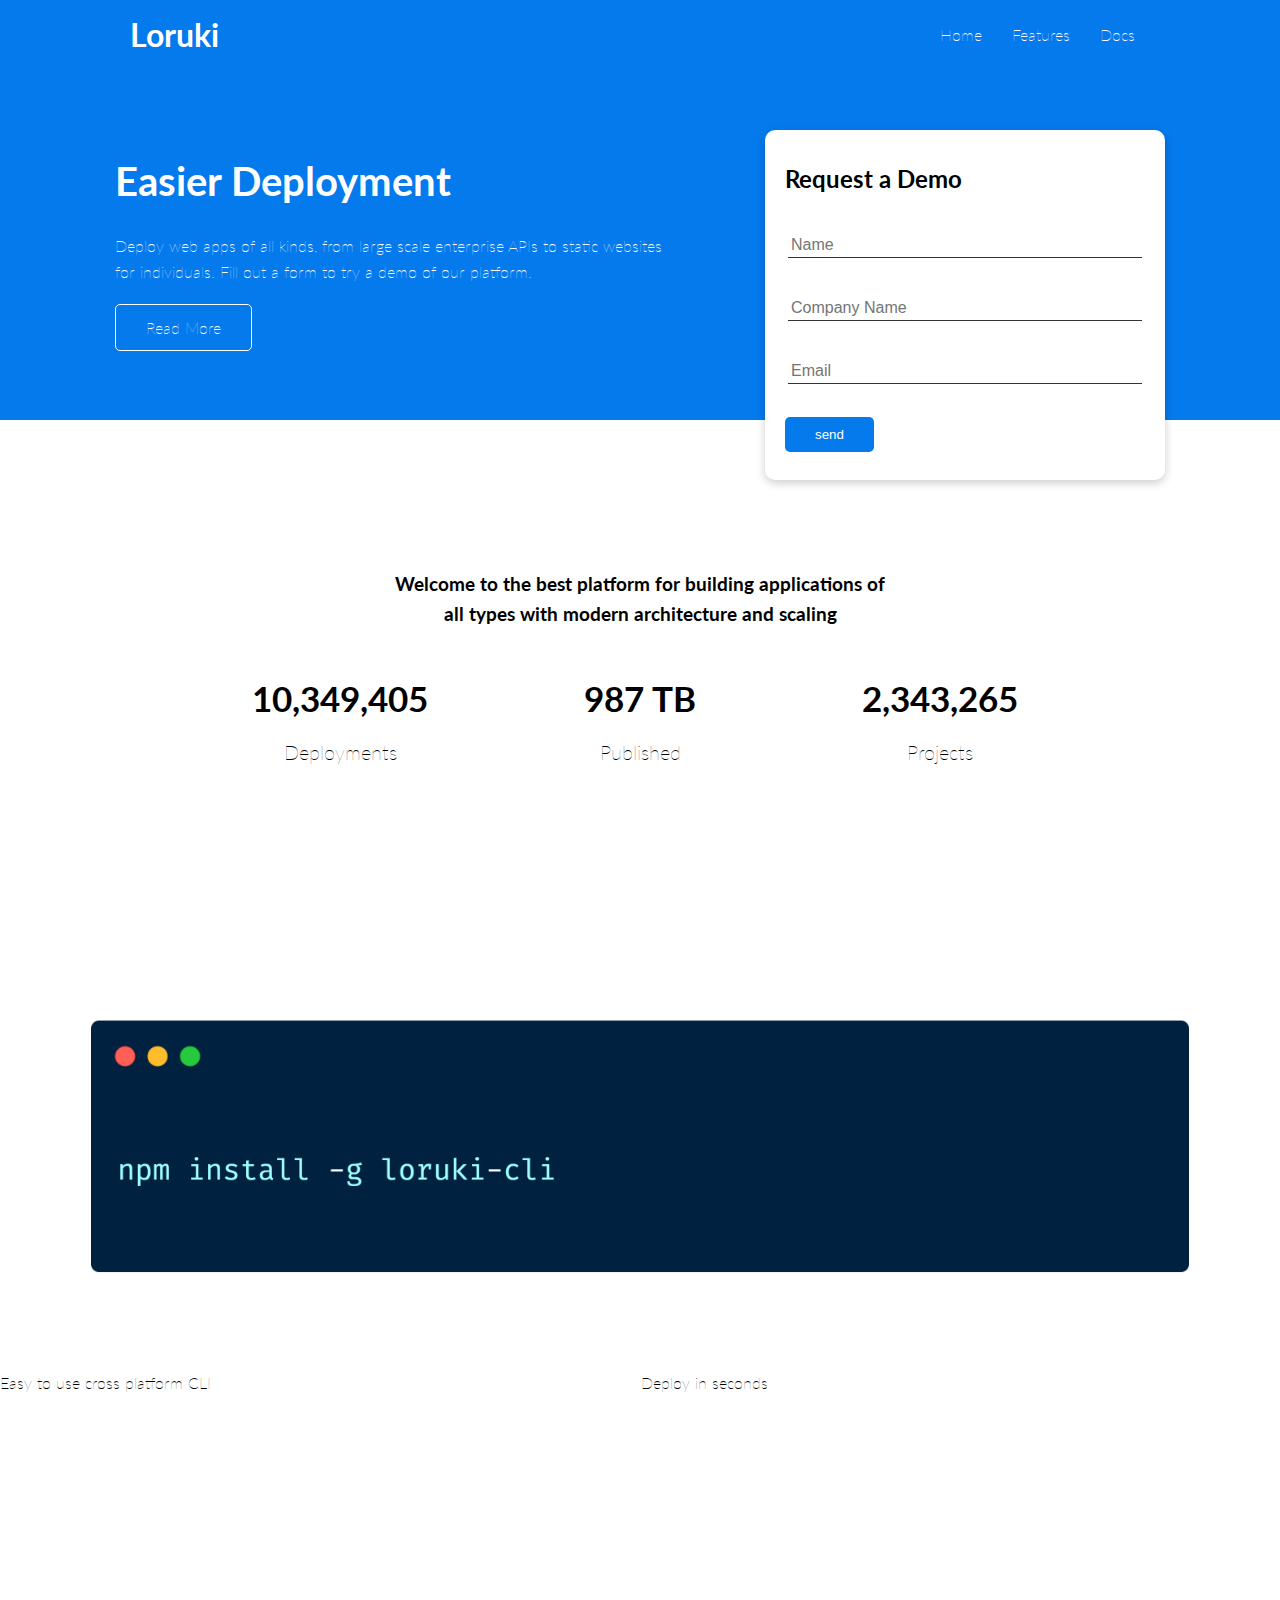
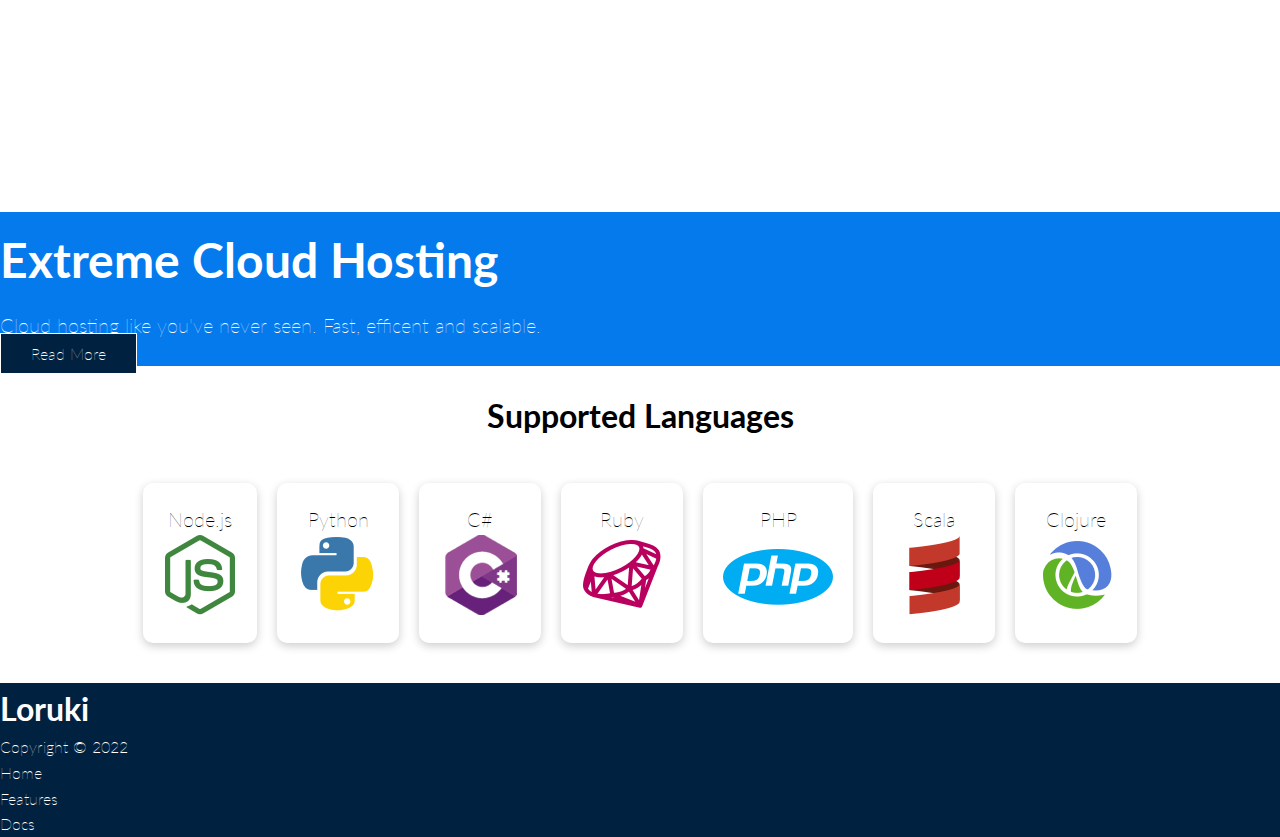
<file: loruki-website-scratch/index.html>
<!DOCTYPE html>
<html lang="en">
<head>
  <meta charset="UTF-8">
  <meta http-equiv="X-UA-Compatible" content="IE=edge">
  <meta name="viewport" content="width=device-width, initial-scale=1.0">
  <title>Loruki | Cloud Hosting For Everyone</title>

  <link rel="stylesheet" href="styles.css">
  <link rel="stylesheet" href="https://cdnjs.cloudflare.com/ajax/libs/font-awesome/6.1.2/css/all.min.css" integrity="sha512-1sCRPdkRXhBV2PBLUdRb4tMg1w2YPf37qatUFeS7zlBy7jJI8Lf4VHwWfZZfpXtYSLy85pkm9GaYVYMfw5BC1A==" crossorigin="anonymous" referrerpolicy="no-referrer" />
  <link rel="preconnect" href="https://fonts.googleapis.com">
  <link rel="preconnect" href="https://fonts.gstatic.com" crossorigin>
  <link href="https://fonts.googleapis.com/css2?family=Lato:wght@300&display=swap" rel="stylesheet">
</head>
<body>
  
  <header class="header-section">
    <div class="header-container">
      <h1>Loruki</h1>
      <nav class="nav">
        <ul>
          <li><a href="index.html">Home</a></li>
          <li><a href="features.html">Features</a></li>
          <li><a href="docs.html">Docs</a></li>
        </ul>
      </nav>
    </div>
  </header>

  <section class="showcase">
    <div class="showcase-container">
      <div class="showcase-text">
        <h1>Easier Deployment</h1>
        <p>Deploy web apps of all kinds, from large scale enterprise APIs to static websites for individuals. Fill out a form to try a demo of our platform.</p>
        <a href="features.html" class="btn">Read More</a>
      </div>
      
      <div class="showcase-form">
        <h2>Request a Demo</h2>
        <form>
          <div class="form-control">
            <input type="text" name="name" placeholder="Name" required>
          </div>
          <div class="form-control">
            <input type="text" name="company" placeholder="Company Name" required>
          </div>
          <div class="form-control">
            <input type="email" name="emil" placeholder="Email" required>
          </div>
          <input type="submit" value="send" class="btn">
        </form>
      </div>
    </div>
  </section>

  <section class="stats">
    <div class="stats-heading">
     <h3>Welcome to the best platform for building applications of all types with modern architecture and scaling</h3>
    </div>
    <div class="stats-info">
      <div>
        <i></i>
        <h3>10,349,405</h3>
        <p>Deployments</p>
      </div>
      <div>
        <i></i>
        <h3>987 TB</h3>
        <p>Published</p>
      </div>
      <div>
        <i></i>
        <h3>2,343,265</h3>
        <p>Projects</p>
      </div>
    </div>
  </section>

  <section class="cli">
    <div>
      <img src="images/cli.png" width="100%" alt="">
    </div>
    <div>
      Easy to use cross platform CLI
    </div>
    <div>
      Deploy in seconds
    </div>
  </section>

  <section class="cloud">
    <div class="cloud-container">
      <div class="cloud-info">
        <h1>Extreme Cloud Hosting</h1>
        <p>Cloud hosting like you've never seen. Fast, efficent and scalable.</p>
        <a href="features.html">Read More</a>
      </div>
      <div class="cloud-image">

      </div>
    </div>
  </section>

  <section class="languages">
    <h2>Supported Languages</h2>
    <div class="languages-icons">
      <div class="language-card">
        <p>Node.js</p>
        <img src="images/logos/node.png" alt="">
      </div>
      <div class="language-card">
        <p>Python</p>
        <img src="images/logos/python.png" alt="">
      </div class="language-card">
      <div class="language-card">
        <p>C#</p>
        <img src="images/logos/csharp.png" alt="">
      </div>
      <div class="language-card">
        <p>Ruby</p>
        <img src="images/logos/ruby.png" alt="">
      </div>
      <div class="language-card">
        <p>PHP</p>
        <img src="images/logos/php.png" alt="">
      </div>
      <div class="language-card">
        <p>Scala</p>
        <img src="images/logos/scala.png" alt="">
      </div>
      <div class="language-card">
        <p>Clojure</p>
        <img src="images/logos/clojure.png" alt="">
      </div>
    </div>
  </section>

  <section class="footer">
    <div class="footer-container">
      <div>
        <h1>Loruki</h1>
        <p>Copyright &copy; 2022</p>
      </div>
      <nav>
        <ul>
          <div>
            <li><a href="index.html">Home</a></li>
          </div>
          <div>
            <li><a href="features.html">Features</a></li>
          </div>
          <div>
            <li><a href="docs.html">Docs</a></li>
          </div>
        </ul>
      </nav>
      <div>
        <a href="">
          <i></i>
        </a>
        <a href="">
          <i></i>
        </a>
        <a href="">
          <i></i>
        </a>
        <a href="">
          <i></i>
        </a>
      </div>
    </div>
  </section>
</body>
</html>
</file>
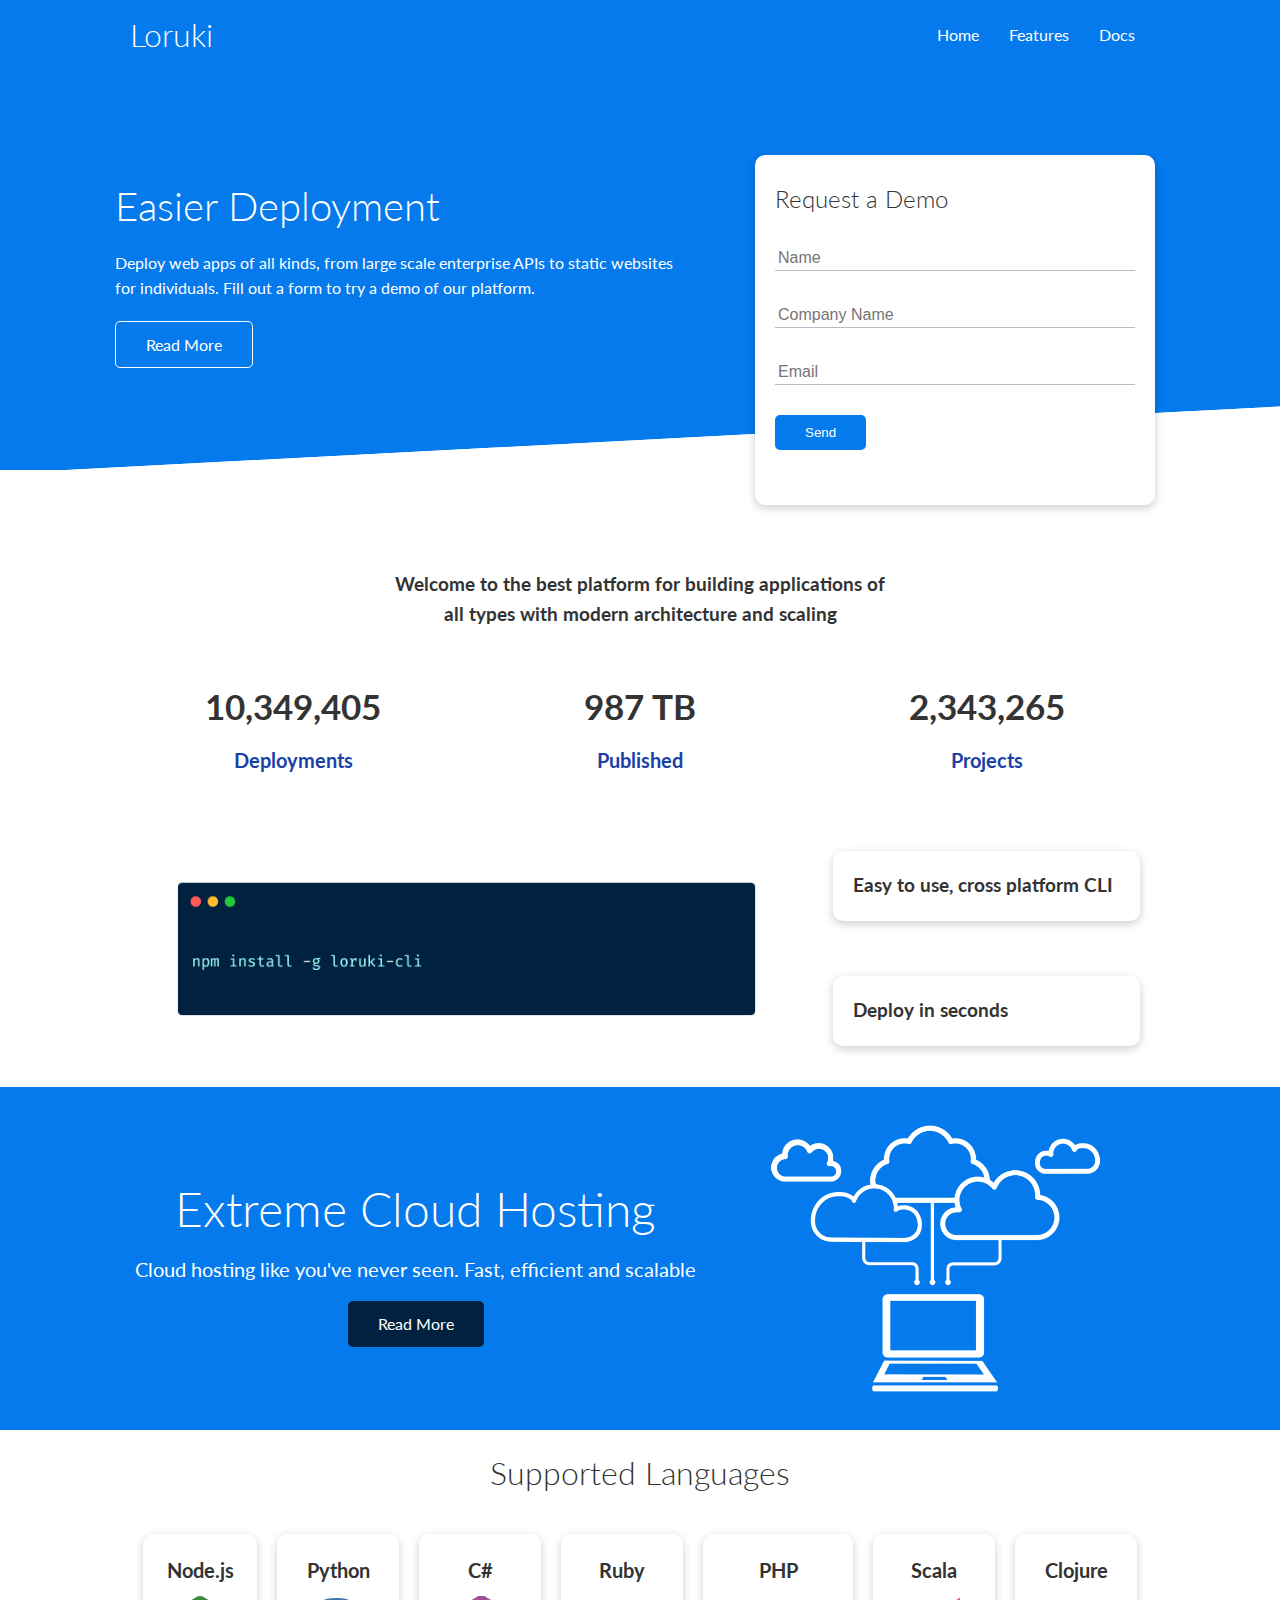
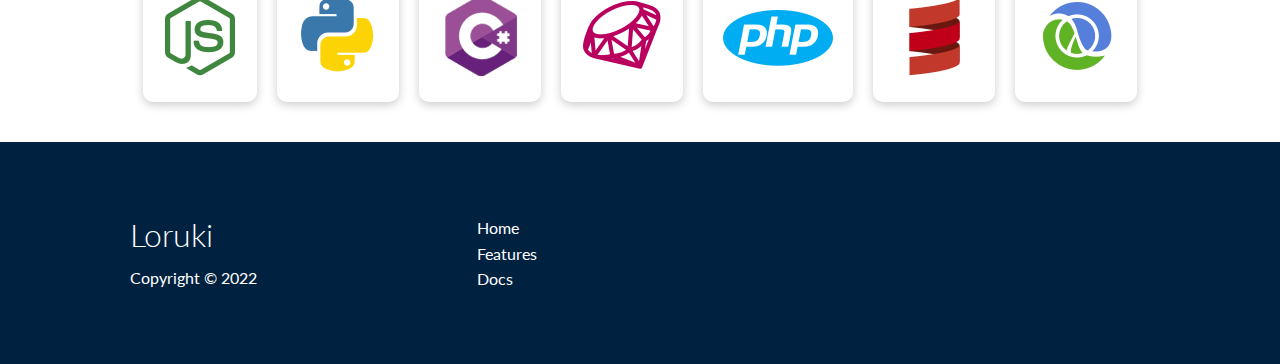
<file: loruki-website-tutorial/index.html>
<!DOCTYPE html>
<html lang="en">
<head>
  <meta charset="UTF-8">
  <meta http-equiv="X-UA-Compatible" content="IE=edge">
  <meta name="viewport" content="width=device-width, initial-scale=1.0">
  <title>Loruki | Cloud Hosting For Everyone</title>

  <link rel="stylesheet" href="css/styles.css">
  <link rel="stylesheet" href="css/utilities.css">
  <link rel="stylesheet" href="https://cdnjs.cloudflare.com/ajax/libs/font-awesome/6.1.2/css/all.min.css" integrity="sha512-1sCRPdkRXhBV2PBLUdRb4tMg1w2YPf37qatUFeS7zlBy7jJI8Lf4VHwWfZZfpXtYSLy85pkm9GaYVYMfw5BC1A==" crossorigin="anonymous" referrerpolicy="no-referrer" />
</head>
<body>
  <!--Nav Bar-->
  <div class="nav-bar">
    <div class="container flex">
      <h1 class="logo">Loruki</h1>
      <nav>
        <ul>
          <li><a href="index.html">Home</a></li>
          <li><a href="features.html">Features</a></li>
          <li><a href="docs.html">Docs</a></li>
        </ul>
      </nav>
    </div>
  </div>

  <!--Showcase-->
  <section class="showcase">
    <div class="container grid">
      <div class="showcase-text">
        <h1>Easier Deployment</h1>
        <p>Deploy web apps of all kinds, from large scale enterprise APIs to static websites for individuals. Fill out a form to try a demo of our platform.</p>
        <a href="features.html" class="btn btn-outline">Read More</a>
      </div>

      <div class="showcase-form card">
        <h2>Request a Demo</h2>
        <form>
          <div class="form-control">
            <input type="text" name="name" placeholder="Name" required>
          </div>
          <div class="form-control">
            <input type="text" name="company" placeholder="Company Name" required>
          </div>
          <div class="form-control">
            <input type="email" name="email" placeholder="Email" required>
          </div>
          <input type="submit" value="Send" class="btn btn-primary" >
        </form>
      </div>
    </div>
  </section>

  <!--Stats-->
  <section class="stats">
    <div class="container">
      <h3 class="stats-heading text-center">
        Welcome to the best platform for building applications of all types with modern architecture and scaling
      </h3>

      <div class="grid grid-3 text-center my-4">
        <div> 
          <i class="fas fa-server fa-3x"></i>
          <h3>10,349,405</h3>
          <p class="text-secondary">Deployments</p>
        </div>
        <div>
          <i class="fas fa-upload fa-3x"></i>
          <h3>987 TB</h3>
          <p class="text-secondary">Published</p>
        </div>
        <div>
          <i class="fas fa-project-diagram fa-3x"></i>
          <h3>2,343,265</h3>
          <p class="text-secondary">Projects</p>
        </div>
      </div>
    </div>
  </section>

  <!--CLI-->
  <section class="cli">
    <div class="container grid">
      <img src="images/cli.png">
      <div class="card">
        <h3>Easy to use, cross platform CLI</h3>
      </div>
      <div class="card">
        <h3>Deploy in seconds</h3>
      </div>
    </div>
  </section>

  <!--Cloud-->
  <section class="cloud bg-primary my-2 py-2">
    <div class="container grid">
      <div class="text-center">
        <h2 class="lg">Extreme Cloud Hosting</h2>
        <p class="lead my-1">Cloud hosting like you've never seen. Fast, efficient and scalable</p>
        <a href="features.html" class="btn btn-dark">Read More</a>
      </div>

      <img src="images/cloud.png" alt="">
    </div>
  </section>

  <!--Languages-->
  <section class="languages">
    <h2 class="md text-center my-2">Supported Languages</h2>
    <div class="flex container">
      <div class="card">
        <h4>Node.js</h4>
        <img src="images/logos/node.png" alt="">
      </div>
      <div class="card">
        <h4>Python</h4>
        <img src="images/logos/python.png" alt="">
      </div>
      <div class="card">
        <h4>C#</h4>
        <img src="images/logos/csharp.png" alt="">
      </div>
      <div class="card">
        <h4>Ruby</h4>
        <img src="images/logos/ruby.png" alt="">
      </div>
      <div class="card">
        <h4>PHP</h4>
        <img src="images/logos/php.png" alt="">
      </div>
      <div class="card">
        <h4>Scala</h4>
        <img src="images/logos/scala.png" alt="">
      </div>
      <div class="card">
        <h4>Clojure</h4>
        <img src="images/logos/clojure.png" alt="">
      </div>
    </div>
  </section>

  <!--Footer-->
  <footer class="footer bg-dark py-5">
    <div class="container grid grid-3">
      <div>
        <h1>Loruki</h1>
        <p>Copyright &copy; 2022</p>
      </div>
      <nav>
        <ul>
          <li><a href="index.html">Home</a></li>
          <li><a href="features.html">Features</a></li>
          <li><a href="docs.html"></a>Docs</li>
        </ul>
      </nav>
      <div class="social">
        <a href=""><i class="fab fa-github fa-2x"></i></a>
        <a href=""><i class="fab fa-facebook fa-2x"></i></a>
        <a href=""><i class="fab fa-instagram fa-2x"></i></a>
        <a href=""><i class="fab fa-twitter fa-2x"></i></a>
      </div>
    </div>
  </footer>
</body>
</html>
</file>
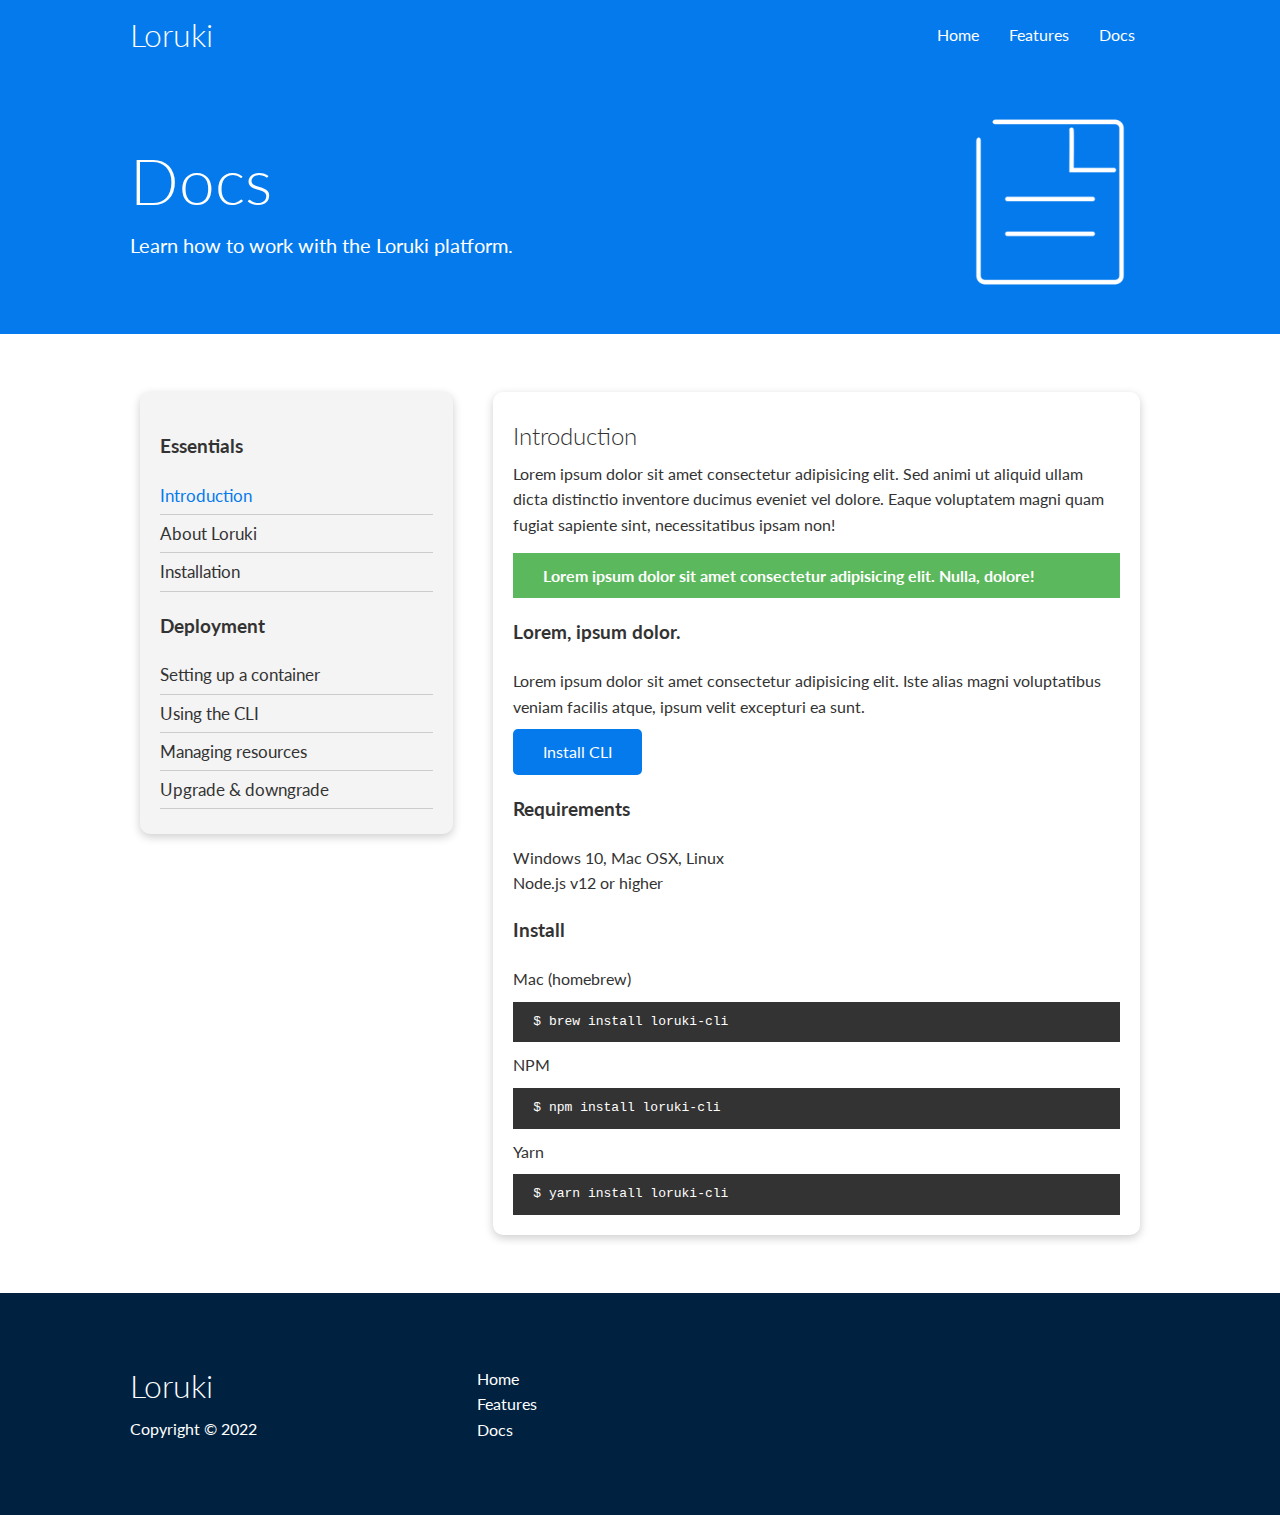
<file: loruki-website-tutorial/docs.html>
<!DOCTYPE html>
<html lang="en">
<head>
  <meta charset="UTF-8">
  <meta http-equiv="X-UA-Compatible" content="IE=edge">
  <meta name="viewport" content="width=device-width, initial-scale=1.0">
  <title>Loruki | Cloud Hosting For Everyone</title>

  <link rel="stylesheet" href="css/styles.css">
  <link rel="stylesheet" href="css/utilities.css">
  <link rel="stylesheet" href="https://cdnjs.cloudflare.com/ajax/libs/font-awesome/6.1.2/css/all.min.css" integrity="sha512-1sCRPdkRXhBV2PBLUdRb4tMg1w2YPf37qatUFeS7zlBy7jJI8Lf4VHwWfZZfpXtYSLy85pkm9GaYVYMfw5BC1A==" crossorigin="anonymous" referrerpolicy="no-referrer" />
</head>
<body>
  <!--Nav Bar-->
  <div class="nav-bar">
    <div class="container flex">
      <h1 class="logo">Loruki</h1>
      <nav>
        <ul>
          <li><a href="index.html">Home</a></li>
          <li><a href="features.html">Features</a></li>
          <li><a href="docs.html">Docs</a></li>
        </ul>
      </nav>
    </div>
  </div>

  <!--Head-->
  <section class="docs-head bg-primary py-3">
    <div class="container grid">
      <div>
        <h1 class="xl">Docs</h1>
        <p class="lead">Learn how to work with the Loruki platform.</p>
      </div>
        <img src="images/docs.png" alt="">
    </div>
  </section>

  <!--Main-->
  <section class="docs-main my-4">
    <div class="container grid">
      <div class="card bg-light p3">
        <h3 class="my-2">Essentials</h3>
        <nav>
          <ul>
            <li><a href="" class="text-primary">Introduction</a></li>
            <li><a href="">About Loruki</a></li>
            <li><a href="">Installation</a></li>
          </ul>
        </nav>
        <h3 class="my-2">Deployment</h3>
        <nav>
          <ul>
            <li><a href="">Setting up a container</a></li>
            <li><a href="">Using the CLI</a></li>
            <li><a href="">Managing resources</a></li>
            <li><a href="">Upgrade & downgrade</a></li>
          </ul>
        </nav>
      </div>
      <div class="card">
        <h2>Introduction</h2>
        <p>Lorem ipsum dolor sit amet consectetur adipisicing elit. Sed animi ut aliquid ullam dicta distinctio inventore ducimus eveniet vel dolore. Eaque voluptatem magni quam fugiat sapiente sint, necessitatibus ipsam non!</p>

        <div class="alert alert-success">
          <i class="fas fa-info"></i> Lorem ipsum dolor sit amet consectetur adipisicing elit. Nulla, dolore!
        </div>

        <h3>Lorem, ipsum dolor.</h3>
        <p>Lorem ipsum dolor sit amet consectetur adipisicing elit. Iste alias magni voluptatibus veniam facilis atque, ipsum velit excepturi ea sunt.</p>
        <a href="" class="btn btn-primary">Install CLI</a>

        <h3>Requirements</h3>
        <ul>
          <li>Windows 10, Mac OSX, Linux</li>
          <li>Node.js v12 or higher</li>
        </ul>

        <h3>Install</h3>
        <p>Mac (homebrew)</p>
        <pre><code>$ brew install loruki-cli</code></pre>
        <p>NPM </p>
        <pre><code>$ npm install loruki-cli</code></pre>
        <p>Yarn</p>
        <pre><code>$ yarn install loruki-cli</code></pre>
      </div>
    </div>
  </section>

  <!--Footer-->
  <footer class="footer bg-dark py-5">
    <div class="container grid grid-3">
      <div>
        <h1>Loruki</h1>
        <p>Copyright &copy; 2022</p>
      </div>
      <nav>
        <ul>
          <li><a href="index.html">Home</a></li>
          <li><a href="features.html">Features</a></li>
          <li><a href="docs.html"></a>Docs</li>
        </ul>
      </nav>
      <div class="social">
        <a href=""><i class="fab fa-github fa-2x"></i></a>
        <a href=""><i class="fab fa-facebook fa-2x"></i></a>
        <a href=""><i class="fab fa-instagram fa-2x"></i></a>
        <a href=""><i class="fab fa-twitter fa-2x"></i></a>
      </div>
    </div>
  </footer>
</body>
</html>
</file>
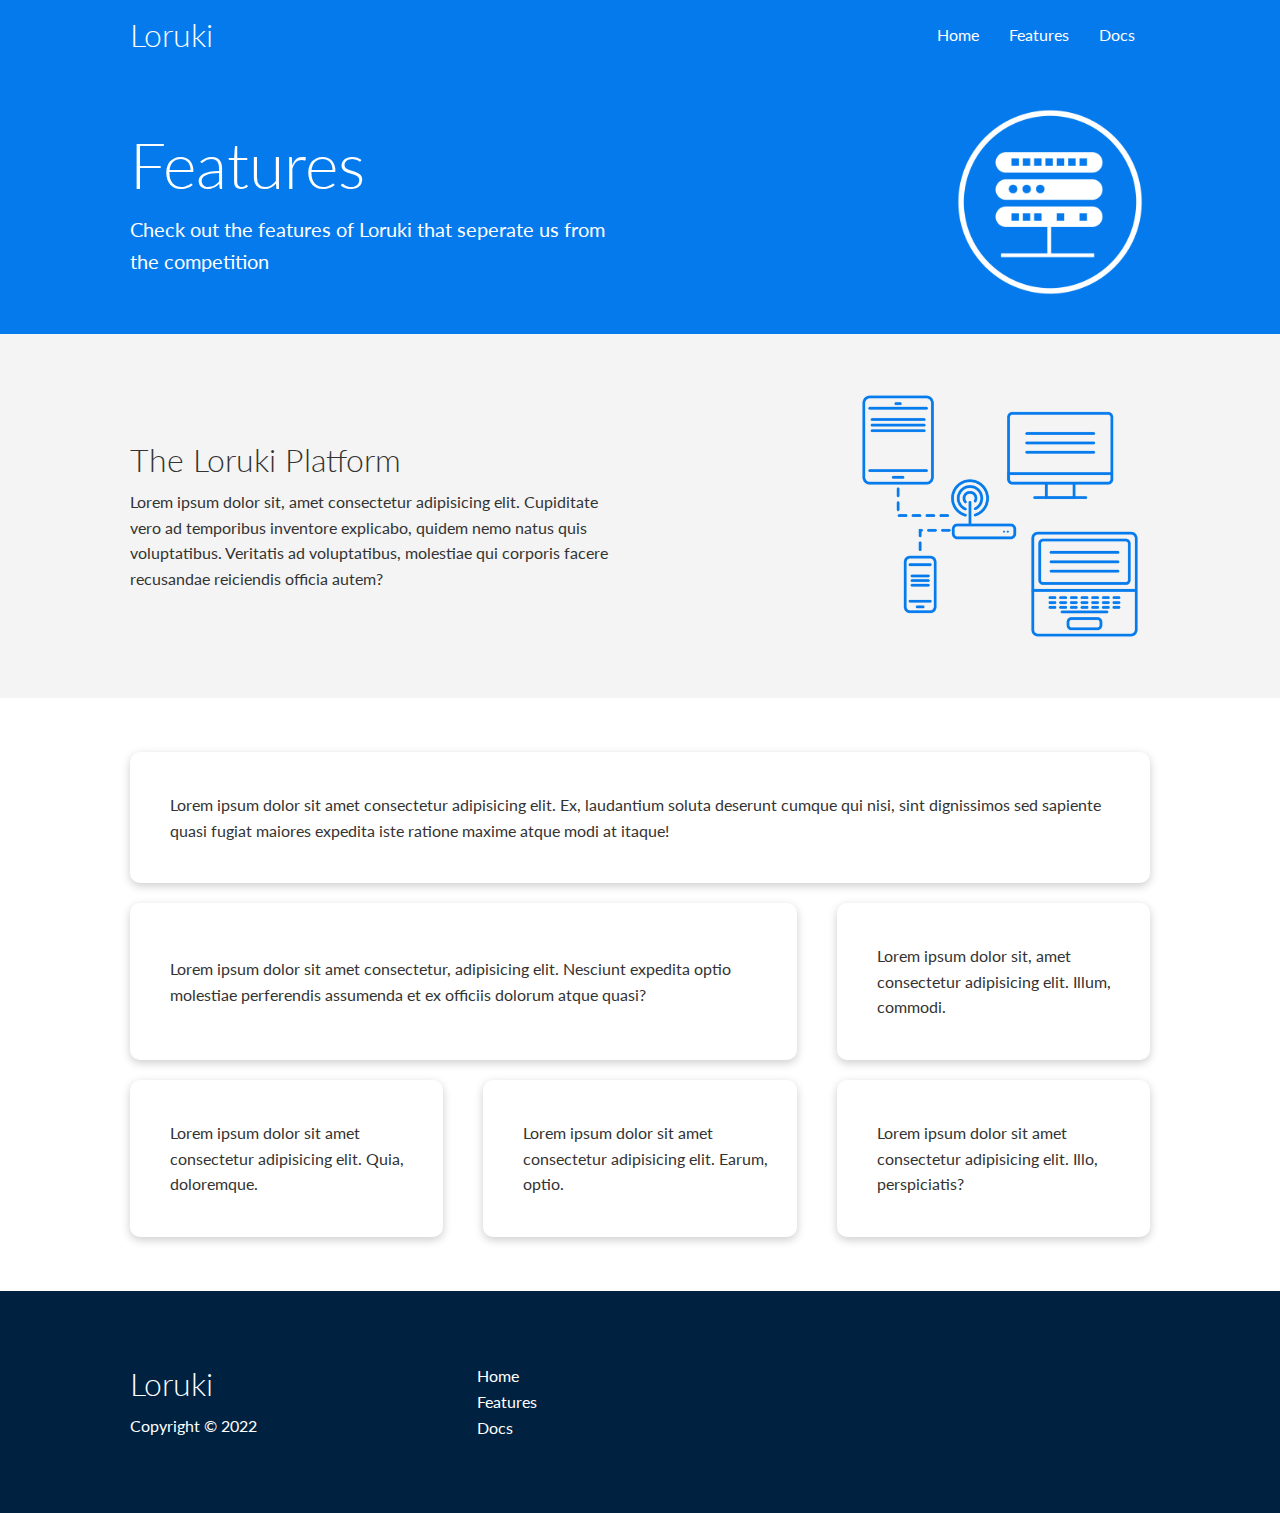
<file: loruki-website-tutorial/features.html>
<!DOCTYPE html>
<html lang="en">
<head>
  <meta charset="UTF-8">
  <meta http-equiv="X-UA-Compatible" content="IE=edge">
  <meta name="viewport" content="width=device-width, initial-scale=1.0">
  <title>Loruki | Cloud Hosting For Everyone</title>

  <link rel="stylesheet" href="css/styles.css">
  <link rel="stylesheet" href="css/utilities.css">
  <link rel="stylesheet" href="https://cdnjs.cloudflare.com/ajax/libs/font-awesome/6.1.2/css/all.min.css" integrity="sha512-1sCRPdkRXhBV2PBLUdRb4tMg1w2YPf37qatUFeS7zlBy7jJI8Lf4VHwWfZZfpXtYSLy85pkm9GaYVYMfw5BC1A==" crossorigin="anonymous" referrerpolicy="no-referrer" />
</head>
<body>
  <!--Nav Bar-->
  <div class="nav-bar">
    <div class="container flex">
      <h1 class="logo">Loruki</h1>
      <nav>
        <ul>
          <li><a href="index.html">Home</a></li>
          <li><a href="features.html">Features</a></li>
          <li><a href="docs.html">Docs</a></li>
        </ul>
      </nav>
    </div>
  </div>

  <!--Head-->
  <section class="features-head bg-primary py-3">
    <div class="container grid">
      <div>
        <h1 class="xl">Features</h1>
        <p class="lead">Check out the features of Loruki that seperate us from the competition</p>
      </div>
        <img src="images/server.png" alt="">
    </div>
  </section>

   <!--Sub Head-->
   <section class="features-sub-head bg-light py-3">
    <div class="container grid">
      <div>
        <h1 class="md">The Loruki Platform</h1>
        <p>Lorem ipsum dolor sit, amet consectetur adipisicing elit. Cupiditate vero ad temporibus inventore explicabo, quidem nemo natus quis voluptatibus. Veritatis ad voluptatibus, molestiae qui corporis facere recusandae reiciendis officia autem?</p>
      </div>
      <img src="images/server2.png" alt="">
    </div>
   </section>

   <section class="features-main my-2">
    <div class="container grid grid-3">
      <div class="card flex">
        <i class="fas fa-server fa-3x"></i>
        <p>Lorem ipsum dolor sit amet consectetur adipisicing elit. Ex, laudantium soluta deserunt cumque qui nisi, sint dignissimos sed sapiente quasi fugiat maiores expedita iste ratione maxime atque modi at itaque!</p>
      </div>
      <div class="card flex">
        <i class="fas fa-server fa-3x"></i>
        <p>Lorem ipsum dolor sit amet consectetur, adipisicing elit. Nesciunt expedita optio molestiae perferendis assumenda et ex officiis dolorum atque quasi?</p>
      </div>
      <div class="card flex">
        <i class="fas fa-laptop-code fa-3x"></i>
        <p>Lorem ipsum dolor sit, amet consectetur adipisicing elit. Illum, commodi.</p>
      </div>
      <div class="card flex">
        <i class="fas fa-database fa-3x"></i>
        <p>Lorem ipsum dolor sit amet consectetur adipisicing elit. Quia, doloremque.</p>
      </div>
      <div class="card flex">
        <i class="fas fa-power-off fa-3x"></i>
        <p>Lorem ipsum dolor sit amet consectetur adipisicing elit. Earum, optio.</p>
      </div>
      <div class="card flex">
        <i class="fas fa-upload fa-3x"></i>
        <p>Lorem ipsum dolor sit amet consectetur adipisicing elit. Illo, perspiciatis?</p>
      </div>
    </div>
   </section>

  <!--Footer-->
  <footer class="footer bg-dark py-5">
    <div class="container grid grid-3">
      <div>
        <h1>Loruki</h1>
        <p>Copyright &copy; 2022</p>
      </div>
      <nav>
        <ul>
          <li><a href="index.html">Home</a></li>
          <li><a href="features.html">Features</a></li>
          <li><a href="docs.html"></a>Docs</li>
        </ul>
      </nav>
      <div class="social">
        <a href=""><i class="fab fa-github fa-2x"></i></a>
        <a href=""><i class="fab fa-facebook fa-2x"></i></a>
        <a href=""><i class="fab fa-instagram fa-2x"></i></a>
        <a href=""><i class="fab fa-twitter fa-2x"></i></a>
      </div>
    </div>
  </footer>
</body>
</html>
</file>
<file: loruki-website-scratch/styles.css>
@import url('https://fonts.googleapis.com/css2?family=Lato:wght@300&display=swap');

/* General */
:root {
  --primary-color: #047aed;
  --dark-color: #002240;
}

* {
  box-sizing: border-box;
  margin: 0;
  padding: 0;
}

body {
  font-family: 'Lato', sans-serif;
  padding: 0;
  margin: 0;
  font-weight: 100;
  line-height: 1.6;
}

a {
  text-decoration: none;
}

ul {
  list-style-type: none;
}

/* Nav Bar */
.header-section {
  background: var(--primary-color);
}

.header-section a {
  color: #fff
}

.header-container {
  max-width: 1100px;
  display: flex;
  justify-content: space-between;
  align-items: center;
  margin: auto;
  color: #fff;
  height: 70px;
  padding: 0 40px;
}

nav ul{
  display: flex;
  justify-content: center;
  align-items: center;
}

nav li {
  padding: 10px;
  margin: 0 5px;
}

nav li:hover {
  border-bottom: 2px solid #fff;
}

/* Showcase */
.showcase {
  background-color: var(--primary-color);
}

.showcase-container {
  max-width: 1100px;
  margin: auto;
  display: grid;
  grid-template-columns: 55% 45%;
  gap: 30px;
  justify-content: center;
  align-items: center;
  overflow: visible;
  padding: 0 40px;
  height: 100%;
}

.showcase-text {
  color: #fff;
}

.showcase-text a {
  color: #fff;
  background-color: transparent;
  border: 1px solid #fff;
  display: inline-block;
  padding: 10px 30px;
  cursor: pointer;    
  color: #fff;
  border-radius: 5px;
  height: 47px;
}

.showcase-text a:hover {
  transform: scale(1.02)
}

.showcase-form {
  background-color: #fff;
  padding: 20px;
  border-radius: 10px;
  height: 350px;
  width: 400px;
  position: relative;
  top: 60px;
  justify-self: flex-end;
  z-index: 100;
  box-shadow: 0 3px 10px rgba(0, 0, 0, 0.2 );
}

.showcase-form h2 {
  margin: 10px 0;
}

.form-control {
  margin: 30px 0;
  padding: 3px;
}

.showcase-form input[type="text"],
.showcase-form input[type="email"] {
  border: none;
  border-bottom: 1px solid #333;
  width: 100%;
  padding: 3px;
  outline: none;
  font-size: 16px;
}

.showcase-form input[type="submit"] {
  padding: 10px 30px;
  background-color: var(--primary-color);
  color: #fff;
  border: none;
  border-radius: 5px;
  cursor: pointer;
}

.showcase-form input[type="submit"]:hover {
  transform: scale(1.02);
}

.showcase-text h1{
  font-size: 40px;
  margin: 10px 0;
}

.showcase-text p{
  font-size: 16px;
  margin: 20px 0;
}

/*.showcase::before,
.showcase::after {
  content: "";
  position: absolute;
  height: 100px;
  bottom: 70px;
  right: 0;
  left: 0;
  transform: skewY(-3deg);
  -webkit-transform: skewY(-3deg);
  -moz-transform: skewY(-3deg);
  -ms-transform: skewY(-3deg);
  background-color: #fff;
}*/

/* Stats* */
.stats {
  margin: 150px;
}

.stats-heading {
  max-width: 500px;
  text-align: center;
  margin: auto;
  margin-bottom: 40px;
}

.stats-info {
  margin: auto;
  text-align: center;
  margin-top: 20px;
  display: grid;
  grid-template-columns: repeat(3, 1fr);
  padding: 0 40px;
}

.stats-info h3 {
  font-size: 35px;
}

.stats-info p {
  font-size: 20px;
  margin: 10px 0;
}

.stats-info div {
  display: inline-block;
}

/* CLI */
.cli {
  display: grid;
  grid-template-columns: repeat(3 1fr);
  grid-template-rows: repeat(2, 1fr);
}

.cli > *:first-child {
  grid-column: 1 / span 2;
}

.cli > :nth-child() {

}

/* Cloud */
.cloud {
  background-color: var(--primary-color);
}

.cloud-container {
  display: grid;
}

.cloud-info {
  color: #fff;
}

.cloud-info h1 {
  font-size: 48px;
  margin: 10px 0;
}

.cloud-info p {
  font-size: 20px;

}

.cloud-info a {
  color: #fff;
  border: 1px solid #fff;
  padding: 10px 30px;
  background-color: var(--dark-color);
}

/* Languages */
.languages {
  text-align: center;
}

.languages h2 {
  font-size: 32px;
  margin: 24px 0;
}

.languages-icons {
  display: flex;
  justify-content: center;
  align-items: center;
  padding: 0px 200px;
}

.language-card {
  background-color: #fff;
  box-shadow: 0 3px 10px rgb(0 0 0 / 20%);
  padding: 20px;
  font-size: 20px;
  margin: 18px 10px 40px;
  border-radius: 10px;
  transition: transform 0.1s ease-in
}

.language-card:hover {
  transform: translateY(-15px)
}

/* Footer */
.footer {
  background-color: var(--dark-color);
  color: #fff;
}

.footer-container {
  display: grid;
}

.footer a {
  color: #fff;
  border-bottom: none;
}

.footer nav li {
  padding: 0;
  margin: 0;
}

.footer ul {
  display: block;
}
</file>
<file: loruki-website-tutorial/css/styles.css>
@import url('https://fonts.googleapis.com/css2?family=Lato:wght@300&display=swap');

:root {
  --primary-color: #047aed;
  --secondary-color: #1c3fa8;
  --dark-color: #002240;
  --light-color: #f4f4f4;
  --success-color: #5cb85c;
  --error-color: #d9534f;
}

/* General Styles */
* {
  box-sizing: border-box;
  padding: 0px;
  margin: 0px;

}

body {
  font-family: 'Lato', sans-serif;
  color: #333;
  line-height: 1.6;
}

ul {
  list-style-type: none;
}

a {
  text-decoration: none;
  color: #333;
}

h1, 
h2 {
  font-weight: 300;
  line-height: 1.2;
  margin: 10px 0px;
}

p {
  margin: 10px 0px;
}

img {
  width: 100%;
}

code, pre {
  background-color: #333;
  color: #fff;
  padding: 10px;
}

/* Nav Bar Styles */
.nav-bar {
  background-color: var(--primary-color);
  color: #fff;
  height: 70px;
}

.nav-bar ul {
  display: flex;
}

.nav-bar a {
  color: #fff;
  padding: 10px;
  margin: 0 5px;
}

.nav-bar a:hover {
  border-bottom: solid 2px #fff;
}

.nav-bar .flex {
  justify-content: space-between;
}

/* Showcase Styles */
.showcase {
  height: 400px;
  background-color: var(--primary-color);
  color: #fff;
  position: relative;
}

.showcase h1 {
  font-size: 40px;
}

.showcase p {
  margin: 20px 0;
}

.showcase .grid {
  grid-template-columns: 55% 45%;
  gap: 30px;
  overflow: visible;
}

.showcase-form {
  position: relative;
  top: 60px;
  height: 350px;
  width: 400px;
  padding: 40px;
  z-index: 100;
  justify-self: flex-end;
}

.showcase-form .form-control {
  margin: 30px 0;

}

.showcase-form input[type="text"],
.showcase-form input[type="email"] {
  border: 0;
  border-bottom: 1px solid #b4becb;
  width: 100%;
  padding: 3px;
  font-size: 16px;
}

.showcase-form input:focus {
  outline: none;
}

.showcase::before,
.showcase::after {
  content: "";
  position: absolute;
  height: 100px;
  bottom: -70px;
  right: 0;
  left: 0;
  transform: skewY(-3deg);
  -webkit-transform: skewY(-3deg);
  -moz-transform: skewY(-3deg);
  -ms-transform: skewY(-3deg);
  background-color: #fff;
}

/* Stats */
.stats {
  padding-top: 100px;
}

.stats-heading {
  max-width: 500px;
  margin: auto;
}

.stats .grid h3 {
  font-size: 35px;
}

.stats .grid p {
  font-size: 20px;
  font-weight: bold;
}

/* CLI */
.cli .grid {
  grid-template-columns: repeat(3, 1fr);
  grid-template-rows: repeat(2, 1fr);
}

.cli .grid > *:first-child {
  grid-column: 1 / span 2;
  grid-row: 1 / span 2;
}

/* Cloud */ 
.cloud .grid {
  grid-template-columns: 4fr 3fr;
}


/* Languages */
.languages .card {
  text-align: center;
  margin: 18px 10px 40px;
  transition: transform 0.1s ease-in
}

.languages .flex {
  flex-wrap: wrap;
}

.languages .card h4 {
  font-size: 20px;
  margin-bottom: 10px;
}

.languages .card:hover {
  transform: translateY(-15px);
}

/* Features */ 
.features-head img {
  width: 200px;
  justify-self: flex-end;
}

.features-sub-head img {
  width: 300px;
  justify-self: flex-end;
}

.features-main .card > i {
  margin-right: 20px;
}

.features-main .grid {
  padding: 30px;
}

.features-main .grid > *:first-child {
  grid-column: 1 / span 3;
}

.features-main .grid > *:nth-child(2) {
  grid-column: 1 / span 2;
}

/* Docs */ 
.docs-head img {
  width: 200px;
  justify-self: flex-end;
}

.docs-main h3 {
  margin: 20px 0;
}

.docs-main .grid {
  grid-template-columns: 1fr 2fr;
  align-items: flex-start;
}

.docs-main nav li {
  font-size: 17px;
  padding-bottom: 5px;
  margin-bottom: 5px;
  border-bottom: 1px solid #ccc
}

.docs-main a:hover {
  font-weight: bold;
}



/* Footer */ 
.footer .social a {
  margin: 0 10px;
}

/* Tablets and Under */
@media(max-width: 768px){
  .grid,
  .showcase .grid,
  .stats .grid,
  .cli .grid,
  .cloud .grid,
  .features-main .grid,
  .docs-main .grid {
    grid-template-columns: 1fr;
    grid-template-rows: 1fr;
  }

  .showcase {
    height: auto;
  }

  .showcase-text {
    text-align: center;
    margin-top: 40px;
  }

  .showcase-form {
    justify-self: center;
    margin: auto;
  }

  .cli .grid > *:first-child {
    grid-column: 1;
    grid-row: 1;
  }

  .features-head,
  .features-sub-head,
  .docs-head {
    text-align: center;
  }

  .features-head img,
  .features-sub-head img,
  .docs-head img {
    justify-self: center;
  }

  .features-main .grid > *:first-child,
  .features-main .grid > *:nth-child(2) {
    grid-column: 1;
  }
}


/* Mobile */
@media(max-width: 500px){
  .nav-bar {
    height: 110px; 
  }

  .nav-bar .flex {
    flex-direction: column;
  }

  .nav-bar ul {
    padding: 10px;
    background-color: rgba(0, 0, 0, 0.1)
  }
}
</file>
<file: loruki-website-tutorial/css/utilities.css>
.container {
  max-width: 1100px;
  margin: 0 auto;
  overflow: auto;
  padding: 0px 40px;
}

.flex {
  display: flex;
  justify-content: center;
  align-items: center;
  height: 100%;
}

.grid {
  display: grid;
  grid-template-columns: repeat(2, 1fr);
  gap: 20px;
  justify-content: center;
  align-items: center;
  height: 100%;
}

.grid-3 {
  grid-template-columns: repeat(3, 1fr);
}

.card {
  background-color: #fff;
  color: #333;
  border-radius: 10px;
  box-shadow: 0 3px 10px rgba(0, 0, 0, 0.2 );
  padding: 20px;
  margin: 10px;
}

.btn {
  display: inline-block;
  padding: 10px 30px;
  cursor: pointer;
  background-color: var(--primary-color);
  color: #fff;
  border: none;
  border-radius: 5px;
}

.btn-outline {
  background-color: transparent;
  border: 1px solid #fff;
}

.btn:hover {
  transform: scale(1.02);
}

/* Backgrounds and Colored Buttons */
.bg-primary,
.btn-primary {
  background-color: var(--primary-color);
  color: #fff
}

.bg-secondary,
.btn-secondary {
  background-color: var(--secondary-color);
  color: #fff
}

.bg-dark,
.btn-dark {
  background-color: var(--dark-color);
  color: #fff
}

.bg-light,
.btn-light {
  background-color: var(--light-color);
  color: #333
}

.bg-primary a,
.btn-primary a,
.bg-secondary a,
.btn-secondary a,
.bg-dark a,
.btn-dark a {
  color: #fff;
}

.text-primary {
  color: var(--primary-color);
}

.text-secondary {
  color: var(--secondary-color);
}

.text-dark{
  color: var(--dark-color);
}

.text-light {
  color: var(--light-color);
}

.text-center {
  text-align: center;
}

/* alert */ 
.alert {
  background-color: var(--light-color);
  padding: 10px 20px;
  font-weight: bold;
  margin: 15px 0;
}

.alert i {
  margin-right: 10px;
}

.alert-success {
  background-color: var(--success-color);
  color: #fff;
}

.alert-error {
  background-color: var(--error-color);
}

/* Text Sizes */
.lead {
  font-size: 20px;
}

.sm {
  font-size: 1rem;
}

.md {
  font-size: 2rem;
}
.lg {
  font-size: 3rem;
}
.xl {
  font-size: 4rem;
}

/* Margin */
.my-1 {
  margin: 1rem 0;
}
.my-2 {
  margin: 1.5rem 0;
}
.my-3 {
  margin: 2rem 0;
}
.my-4 {
  margin: 3rem 0;
}
.my-5 {
  margin: 4rem 0;
}

.m-1 {
  margin: 1rem;
}
.m-2 {
  margin: 1.5rem;
}
.m-3 {
  margin: 2rem;
}
.m-4 {
  margin: 3rem;
}
.m-5 {
  margin: 4rem;
}

/* Padding */
.py-1 {
  padding: 1rem 0;
}
.py-2 {
  padding: 1.5rem 0;
}
.py-3 {
  padding: 2rem 0;
}
.py-4 {
  padding: 3rem 0;
}
.py-5 {
  padding: 4rem 0;
}

.p-1 {
  padding: 1rem;
}
.p-2 {
  padding: 1.5rem;
}
.p-3 {
  padding: 2rem;
}
.p-4 {
  padding: 3rem;
}
.p-5 {
  padding: 4rem;
}
</file>
